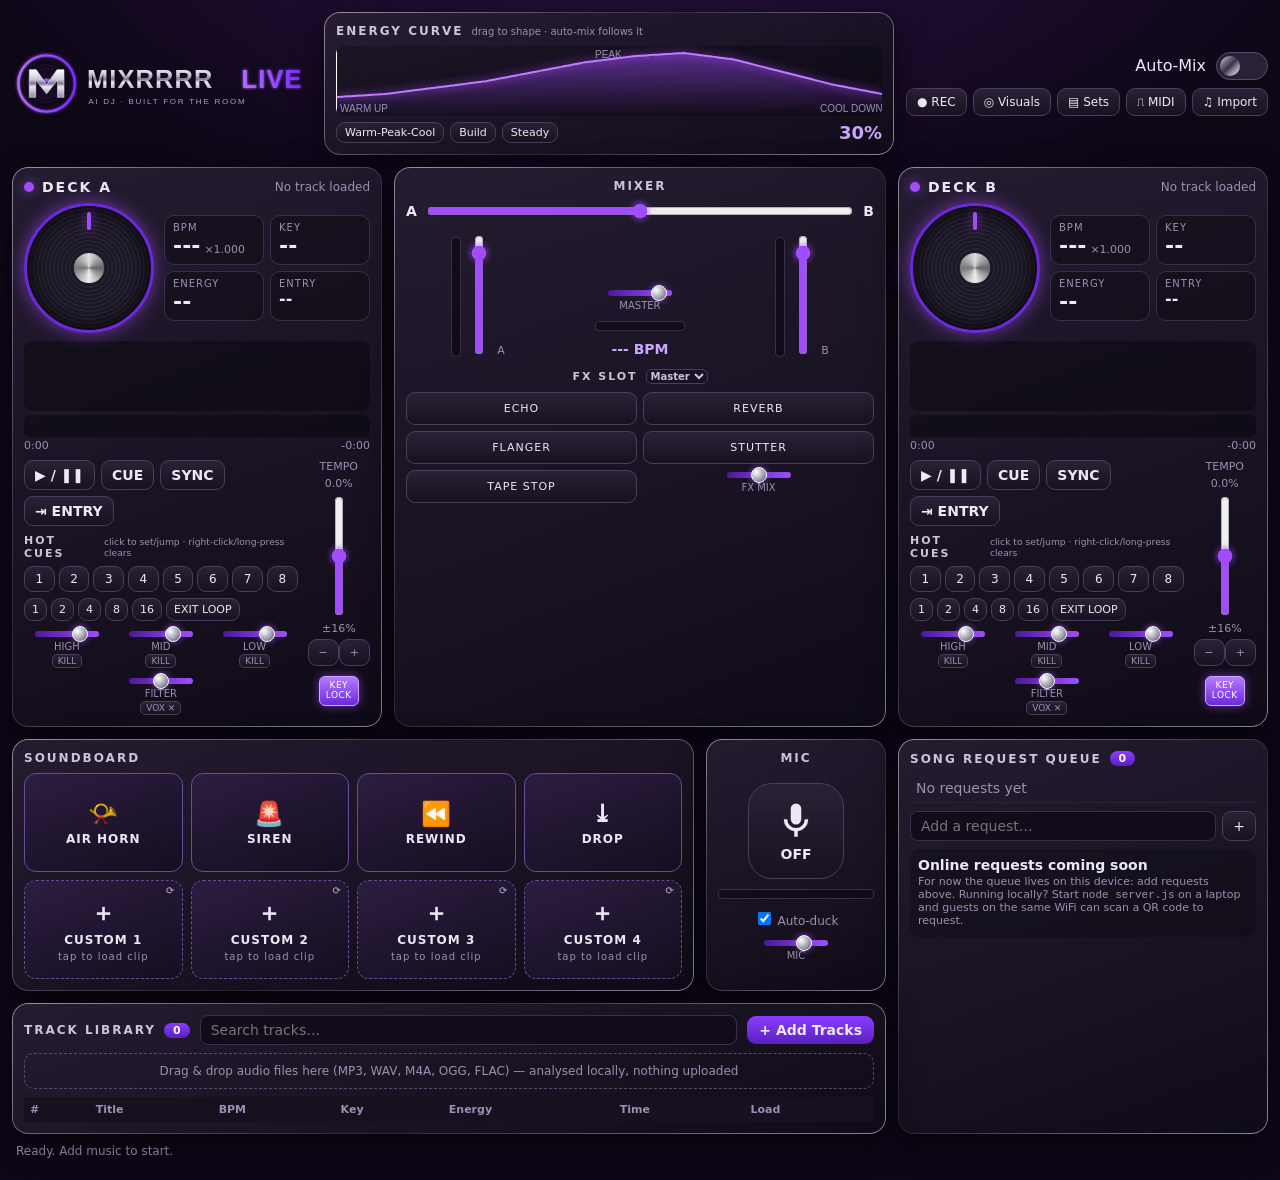
<file: index.html>
<!doctype html>
<html lang="en"><head>
<meta charset="utf-8"><meta name="viewport" content="width=device-width,initial-scale=1,viewport-fit=cover">
<title>Mixrrrr Live – AI DJ</title><meta name="theme-color" content="#0d0716">
<link rel="manifest" href="manifest.webmanifest"><link rel="icon" href="icons/icon.svg"><link rel="stylesheet" href="style.css">
</head><body>
<div id="app">
<header class="top">
  <img src="logo.svg" class="logo" alt="Mixrrrr Live">
  <section class="panel energy"><div class="ptitle">Energy Curve <small>drag to shape · auto-mix follows it</small></div>
    <canvas id="energyCanvas" height="70"></canvas>
    <div class="energy-presets"><button data-curve="classic">Warm‑Peak‑Cool</button><button data-curve="build">Build</button><button data-curve="flat">Steady</button><span id="energyNow">–</span></div></section>
  <div class="top-right">
    <label class="toggle">Auto‑Mix <input type="checkbox" id="autoMix"><span></span></label>
    <div class="tools">
      <button id="btnRec" title="Record set">● REC</button>
      <button id="btnVisuals" title="Visuals">◎ Visuals</button>
      <button id="btnSets" title="Saved sets & presets">▤ Sets</button>
      <button id="btnMidi" title="MIDI controller">⎍ MIDI</button>
      <button id="btnSpotify" title="Import playlist">♫ Import</button>
    </div>
  </div>
</header>
<main class="grid">
  <section class="panel deck" id="deckA"></section>
  <section class="panel mixer">
    <div class="ptitle c">Mixer</div>
    <div class="xf"><span>A</span><input type="range" id="xfader" min="-1" max="1" step="0.01" value="0" class="h"><span>B</span></div>
    <div class="mixrow">
      <div class="vol"><div class="meter" id="meterA"><i></i></div><input type="range" orient="vertical" class="v" id="volA" min="0" max="1" step="0.01" value="0.9"><span>A</span></div>
      <div class="mastercol"><div class="knobwrap"><input type="range" class="knob" id="master" min="0" max="1" step="0.01" value="0.9"><label>MASTER</label></div><div class="meter wide" id="meterM"><i></i></div><div class="bpmMaster" id="masterBpm">--- BPM</div></div>
      <div class="vol"><div class="meter" id="meterB"><i></i></div><input type="range" orient="vertical" class="v" id="volB" min="0" max="1" step="0.01" value="0.9"><span>B</span></div>
    </div>
    <div class="fx"><div class="ptitle c sm">FX Slot <select id="fxTarget"><option value="master">Master</option><option value="A">Deck A</option><option value="B">Deck B</option></select></div>
      <div class="fxgrid">
        <button class="fxb" data-fx="echo">Echo</button><button class="fxb" data-fx="reverb">Reverb</button>
        <button class="fxb" data-fx="flanger">Flanger</button><button class="fxb" data-fx="stutter">Stutter</button>
        <button class="fxb" data-fx="tapestop">Tape Stop</button><div class="knobwrap sm"><input type="range" class="knob" id="fxMix" min="0" max="1" step="0.01" value="0.5"><label>FX MIX</label></div>
      </div></div>
  </section>
  <section class="panel deck" id="deckB"></section>

  <section class="panel soundboard"><div class="ptitle">Soundboard</div>
    <div class="pads" id="pads"></div></section>
  <section class="panel mic"><div class="ptitle c">Mic</div>
    <button id="micBtn" class="micbtn"><svg viewBox="0 0 24 24"><path d="M12 14a3 3 0 0 0 3-3V5a3 3 0 0 0-6 0v6a3 3 0 0 0 3 3zm5-3a5 5 0 0 1-10 0H5a7 7 0 0 0 6 6.9V21h2v-3.1A7 7 0 0 0 19 11z" fill="currentColor"/></svg><span id="micState">OFF</span></button>
    <div class="meter wide" id="meterMic"><i></i></div>
    <label class="chk"><input type="checkbox" id="duckOn" checked> Auto‑duck</label>
    <div class="knobwrap sm"><input type="range" class="knob" id="micVol" min="0" max="1.5" step="0.01" value="1"><label>MIC</label></div>
  </section>
  <section class="panel requests"><div class="ptitle">Song Request Queue <span class="pill" id="reqCount">0</span></div>
    <ul id="reqList"></ul>
    <form id="reqForm"><input id="reqInput" placeholder="Add a request…"><button>+</button></form>
    <div class="qrrow noqr"><canvas id="qr" width="96" height="96" hidden></canvas><div><b id="qrTitle">Online requests coming soon</b><p id="qrText">For now the queue lives on this device.</p></div></div>
  </section>

  <section class="panel library">
    <div class="libhead"><div class="ptitle">Track Library <span id="libCount" class="pill">0</span></div>
      <input id="search" placeholder="Search tracks…">
      <label class="addbtn">+ Add Tracks<input type="file" id="fileIn" accept="audio/*" multiple hidden></label></div>
    <div class="drop" id="drop">Drag &amp; drop audio files here (MP3, WAV, M4A, OGG, FLAC) — analysed locally, nothing uploaded</div>
    <div class="tablewrap"><table><thead><tr><th>#</th><th>Title</th><th>BPM</th><th>Key</th><th>Energy</th><th>Time</th><th>Load</th></tr></thead><tbody id="libBody"></tbody></table></div>
  </section>
</main>
<footer id="status">Ready. Add music to start.</footer>
</div>

<div id="visuals" hidden><canvas id="visCanvas"></canvas><button id="visClose">✕</button><img src="logo.svg" class="vislogo" alt=""></div>
<dialog id="dlg"><form method="dialog"><div id="dlgBody"></div><menu><button value="close">Close</button></menu></form></dialog>
<script src="config.js"></script><script src="qrcode.js"></script><script src="analysis.js"></script><script src="app.js"></script>
</body></html>
</file>
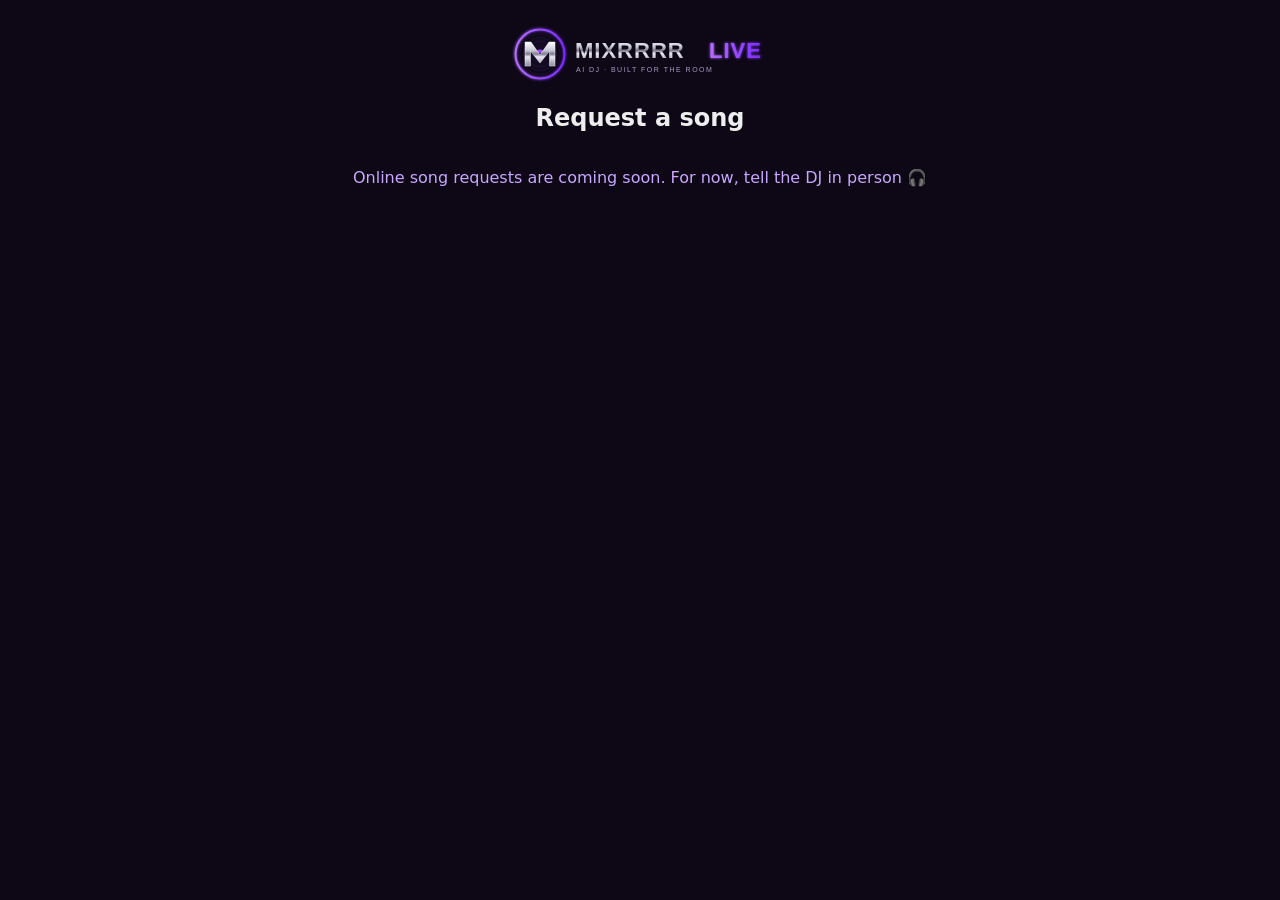
<file: request.html>
<!doctype html><html><head><meta charset="utf-8"><meta name="viewport" content="width=device-width,initial-scale=1"><title>Request a song · Mixrrrr Live</title><link rel="icon" href="icons/icon.svg">
<style>body{margin:0;font-family:system-ui,sans-serif;background:#0d0716;color:#eee;display:flex;flex-direction:column;align-items:center;padding:24px}img{width:260px;max-width:90%}
input,button{font-size:18px;padding:12px;border-radius:12px;border:1px solid #6b4a9a;background:#1a1028;color:#fff;width:100%;box-sizing:border-box;margin:6px 0}button{background:linear-gradient(#a45cff,#6d28d9);font-weight:700}form{width:100%;max-width:420px}#m{color:#c9a7ff;min-height:24px}li{padding:6px 0}</style></head>
<body><img src="logo.svg" alt="Mixrrrr Live"><h2>Request a song</h2><form id="f"><input id="t" placeholder="Artist – Song" required maxlength="120"><input id="b" placeholder="Your name (optional)" maxlength="40"><button>Send request</button></form><p id="m"></p><ol id="l"></ol>
<script>
const SERVER=!!document.querySelector('meta[name="mixrrrr-server"]');// injected by server.js
if(!SERVER){f.hidden=true;m.textContent='Online song requests are coming soon. For now, tell the DJ in person 🎧';}
async function load(){try{const r=await fetch('api/requests');const j=await r.json();l.innerHTML='';j.sort((a,b)=>b.votes-a.votes).forEach(x=>{const li=document.createElement('li');li.textContent=x.title+'  ▲'+x.votes;l.appendChild(li)})}catch(e){m.textContent='Request server not running – ask the DJ.'}}
f.onsubmit=async e=>{e.preventDefault();try{const r=await fetch('api/requests',{method:'POST',headers:{'Content-Type':'application/json'},body:JSON.stringify({title:t.value,by:b.value})});m.textContent=r.ok?'Sent! 🎶':'Could not send';t.value='';load()}catch(e){m.textContent='Request server not running.'}};if(SERVER){load();setInterval(load,5000)}
</script></body></html>
</file>
<file: style.css>
:root{--bg:#0d0716;--panel:rgba(24,18,34,.82);--panel2:#16101f;--silver:#c9c6d6;--edge:linear-gradient(135deg,#e8e6f0 0%,#6e6a7c 30%,#3a3446 50%,#8e8a9c 70%,#f0eef8 100%);--neon:#a14dff;--neon2:#7b2cff;--glow:0 0 12px rgba(161,77,255,.65);--txt:#ece8f6;--mute:#9b90b3}
*{box-sizing:border-box}html,body{margin:0;background:var(--bg);color:var(--txt);font-family:"Segoe UI",Inter,system-ui,sans-serif;font-size:14px}
body{background:radial-gradient(1200px 600px at 50% -10%,#2a1046 0%,transparent 60%),var(--bg);min-height:100vh}
button,select,input{font:inherit;color:inherit}
button{background:linear-gradient(#2a2136,#18121f);border:1px solid #4a3d5e;border-radius:9px;padding:6px 10px;cursor:pointer;transition:.15s}
button:hover{border-color:var(--neon);box-shadow:var(--glow)}button.on{background:linear-gradient(#8b3dff,#5b1fc0);border-color:#d0a8ff;box-shadow:var(--glow);color:#fff}
#app{max-width:1500px;margin:0 auto;padding:12px}
.panel{position:relative;background:linear-gradient(160deg,rgba(40,32,52,.85),rgba(16,11,24,.9));border-radius:16px;padding:12px;box-shadow:inset 0 1px 0 rgba(255,255,255,.08),0 10px 30px rgba(0,0,0,.5)}
.panel::before{content:"";position:absolute;inset:0;border-radius:16px;padding:1px;background:var(--edge);-webkit-mask:linear-gradient(#000 0 0) content-box,linear-gradient(#000 0 0);-webkit-mask-composite:xor;mask-composite:exclude;opacity:.55;pointer-events:none}
.ptitle{font-size:12px;letter-spacing:2px;text-transform:uppercase;color:var(--silver);margin-bottom:8px;display:flex;align-items:center;gap:8px;font-weight:600}
.ptitle small{letter-spacing:0;text-transform:none;color:var(--mute);font-weight:400}.ptitle.c{justify-content:center}.ptitle.sm{font-size:11px}
.pill{background:linear-gradient(#8b3dff,#5b1fc0);border-radius:20px;padding:1px 9px;font-size:11px;color:#fff;letter-spacing:0}
.top{display:grid;grid-template-columns:300px 1fr auto;gap:12px;align-items:center;margin-bottom:12px}
.logo{width:100%;max-width:300px}
.energy canvas{width:100%;height:70px;display:block;cursor:crosshair;border-radius:8px;background:rgba(0,0,0,.25)}
.energy-presets{display:flex;gap:6px;margin-top:6px;align-items:center;flex-wrap:wrap}.energy-presets button{font-size:11px;padding:3px 8px}#energyNow{margin-left:auto;color:#c9a7ff;font-weight:700;font-size:18px}
.top-right{display:flex;flex-direction:column;gap:8px;align-items:flex-end}
.tools{display:flex;gap:6px;flex-wrap:wrap;justify-content:flex-end}.tools button{font-size:12px}
#btnRec.on{background:linear-gradient(#ff3d7f,#b0124a);border-color:#ffb3cc}
.toggle{display:flex;gap:10px;align-items:center;font-size:16px;cursor:pointer}.toggle input{display:none}
.toggle span{width:52px;height:28px;border-radius:20px;background:#2a2136;border:1px solid #5a4a70;position:relative;transition:.2s}
.toggle span::after{content:"";position:absolute;top:3px;left:3px;width:20px;height:20px;border-radius:50%;background:var(--edge);transition:.2s}
.toggle input:checked+span{background:linear-gradient(#a14dff,#6d28d9);box-shadow:var(--glow)}.toggle input:checked+span::after{left:27px;background:#fff}
.grid{display:grid;grid-template-columns:1fr minmax(240px,300px) 1fr;grid-template-areas:"a m b" "s s mic" "s s req" "lib lib req";gap:12px}
#deckA{grid-area:a}#deckB{grid-area:b}.mixer{grid-area:m}.soundboard{grid-area:s}.mic{grid-area:mic}.requests{grid-area:req}.library{grid-area:lib}
@media(min-width:1100px){.grid{grid-template-columns:1fr minmax(240px,300px) 180px 1fr;grid-template-areas:"a m m b" "s s mic req" "lib lib lib req"}}
/* deck */
.deck .dhead{display:flex;align-items:center;gap:8px}.deck .dot{width:10px;height:10px;border-radius:50%;background:var(--neon);box-shadow:var(--glow)}
.deck .dname{font-weight:700;letter-spacing:2px}.deck .ttl{flex:1;overflow:hidden;white-space:nowrap;text-overflow:ellipsis;color:var(--mute);font-size:12px;text-align:right}
.deck .body{display:grid;grid-template-columns:auto 1fr;gap:10px;align-items:center;margin:8px 0}
.platter{width:130px;height:130px;border-radius:50%;background:repeating-radial-gradient(circle,#1b1724 0 2px,#262131 2px 4px);border:3px solid #6d28d9;box-shadow:0 0 18px rgba(161,77,255,.6),inset 0 0 20px #000;position:relative}
.platter::after{content:"";position:absolute;inset:38%;border-radius:50%;background:conic-gradient(#ddd,#666,#eee,#777,#ddd)}
.platter .mark{position:absolute;top:6px;left:50%;width:4px;height:18px;margin-left:-2px;background:var(--neon);border-radius:2px;box-shadow:var(--glow)}
.stats{display:grid;grid-template-columns:1fr 1fr;gap:6px}.stat{background:rgba(0,0,0,.3);border:1px solid #3a2f4a;border-radius:10px;padding:6px 8px}
.stat label{font-size:10px;color:var(--mute);letter-spacing:1px;display:block}.stat b{font-size:22px}.stat small{color:var(--mute);font-size:11px;margin-left:4px}
canvas.wave{width:100%;height:70px;display:block;background:rgba(0,0,0,.35);border-radius:8px;cursor:pointer}canvas.over{width:100%;height:22px;display:block;margin-top:4px;border-radius:6px;background:rgba(0,0,0,.35);cursor:pointer}
.time{display:flex;justify-content:space-between;font-size:11px;color:var(--mute);margin-top:2px}
.ctrls{display:grid;grid-template-columns:1fr auto;gap:10px;margin-top:8px}
.trans{display:flex;gap:6px;flex-wrap:wrap}.trans button{min-width:52px;font-weight:700}
.cues{display:grid;grid-template-columns:repeat(8,1fr);gap:4px;margin-top:6px}.cues button{padding:5px 0;font-size:12px}.cues button.set{background:linear-gradient(#7b2cff,#4b1a99);color:#fff}
.loops{display:flex;gap:4px;margin-top:6px;flex-wrap:wrap}.loops button{font-size:11px;padding:4px 7px}
.knobs{display:flex;gap:8px;justify-content:space-around;margin-top:8px;flex-wrap:wrap}
.knobwrap{display:flex;flex-direction:column;align-items:center;font-size:10px;color:var(--mute);gap:2px}
input.knob{-webkit-appearance:none;appearance:none;width:64px;height:6px;background:linear-gradient(90deg,#4b1a99,#a14dff);border-radius:4px}
input[type=range]::-webkit-slider-thumb{-webkit-appearance:none;width:16px;height:16px;border-radius:50%;background:radial-gradient(circle at 30% 30%,#fff,#9a96a8 60%,#4a4656);border:1px solid #fff;box-shadow:0 0 6px rgba(161,77,255,.8)}
input[type=range]{accent-color:var(--neon)}
.knobwrap .kill{font-size:9px;padding:1px 5px;border-radius:5px}
.tempo{display:flex;flex-direction:column;align-items:center;gap:4px;font-size:11px;color:var(--mute)}
input.v{writing-mode:vertical-lr;direction:rtl;width:24px;height:120px;-webkit-appearance:slider-vertical}
/* mixer */
.xf{display:flex;align-items:center;gap:8px;font-weight:700}.xf input{flex:1}
.mixrow{display:flex;justify-content:space-around;align-items:flex-end;margin:12px 0}.vol{display:flex;align-items:flex-end;gap:4px;flex-direction:row}.vol span{font-size:11px;color:var(--mute)}
.meter{width:10px;height:120px;background:#120c1a;border:1px solid #3a2f4a;border-radius:4px;position:relative;overflow:hidden}.meter i{position:absolute;left:0;right:0;bottom:0;height:0;background:linear-gradient(0deg,#6d28d9,#a14dff 60%,#ff5ce1);transition:height .05s}
.meter.wide{width:100%;height:10px}.meter.wide i{top:0;bottom:0;height:auto;width:0;background:linear-gradient(90deg,#6d28d9,#a14dff 70%,#ff5ce1)}
.mastercol{display:flex;flex-direction:column;align-items:center;gap:10px;width:90px}.bpmMaster{font-weight:700;color:#c9a7ff}
.fxgrid{display:grid;grid-template-columns:1fr 1fr;gap:6px}.fxb{text-transform:uppercase;font-size:11px;letter-spacing:1px;padding:9px 4px}
.fx select{background:#1a1028;border:1px solid #4a3d5e;border-radius:6px;font-size:10px}
/* soundboard */
.pads{display:grid;grid-template-columns:repeat(4,1fr);gap:8px}
.pad{aspect-ratio:1.6;display:flex;flex-direction:column;align-items:center;justify-content:center;gap:4px;font-weight:700;letter-spacing:1px;font-size:12px;border-radius:12px;background:linear-gradient(160deg,#2b1d40,#150e20);border:1px solid #6b4a9a;position:relative}
.pad .ic{font-size:24px}.pad.hit{background:linear-gradient(#a14dff,#5b1fc0);box-shadow:0 0 22px rgba(161,77,255,.9)}.pad.custom{border-style:dashed}.pad small{font-weight:400;color:var(--mute);font-size:10px;max-width:90%;overflow:hidden;white-space:nowrap;text-overflow:ellipsis}
.pad .load{position:absolute;top:4px;right:6px;font-size:10px;color:var(--mute);cursor:pointer}
/* mic */
.mic{display:flex;flex-direction:column;align-items:center;gap:10px}.micbtn{width:96px;height:96px;border-radius:24px;display:flex;flex-direction:column;align-items:center;justify-content:center;gap:4px;font-weight:700}
.micbtn svg{width:42px;height:42px}.micbtn.on{background:linear-gradient(#a14dff,#5b1fc0);box-shadow:0 0 22px rgba(161,77,255,.9)}.chk{font-size:12px;color:var(--mute)}
/* requests */
#reqList{list-style:none;padding:0;margin:0;max-height:200px;overflow:auto}#reqList li{display:flex;gap:8px;align-items:center;padding:6px;border-bottom:1px solid #2a2136}
#reqList li span{flex:1}#reqList li b{color:#c9a7ff}#reqList li button{padding:2px 7px;font-size:11px}
#reqForm{display:flex;gap:6px;margin:8px 0}#reqForm input,#search{flex:1;background:#120c1a;border:1px solid #3a2f4a;border-radius:8px;padding:6px 10px}
.qrrow{display:flex;gap:10px;align-items:center;background:rgba(0,0,0,.25);border-radius:10px;padding:8px}.qrrow canvas{background:#fff;border-radius:6px;flex:none}.qrrow p{margin:2px 0;font-size:11px;color:var(--mute);word-break:break-all}
/* library */
.libhead{display:flex;gap:10px;align-items:center;flex-wrap:wrap}.libhead .ptitle{margin:0}
.addbtn{background:linear-gradient(#8b3dff,#5b1fc0);border-radius:9px;padding:6px 12px;cursor:pointer;font-weight:600;white-space:nowrap}
.drop{border:1.5px dashed #5a4a70;border-radius:10px;padding:10px;text-align:center;color:var(--mute);margin:8px 0;font-size:12px}.drop.over{border-color:var(--neon);background:rgba(161,77,255,.1)}
.tablewrap{max-height:260px;overflow:auto}table{width:100%;border-collapse:collapse;font-size:13px}th{text-align:left;color:var(--mute);font-size:11px;font-weight:600;position:sticky;top:0;background:#16101f;padding:6px}
td{padding:6px;border-top:1px solid #241b30}tr:hover td{background:rgba(161,77,255,.08)}td.t{max-width:260px;overflow:hidden;white-space:nowrap;text-overflow:ellipsis}td button{padding:2px 8px;font-size:11px;margin-right:3px}
tr.playing td{color:#d9b8ff}.ebar{display:inline-block;height:8px;border-radius:4px;background:linear-gradient(90deg,#6d28d9,#ff5ce1);vertical-align:middle}
.match{color:#7dffb0}.miss{color:#ff7d9c}
footer{color:var(--mute);font-size:12px;padding:10px 4px}
#visuals{position:fixed;inset:0;background:#000;z-index:50}#visuals canvas{width:100%;height:100%;display:block}#visClose{position:absolute;top:12px;right:12px}.vislogo{position:absolute;left:50%;top:50%;width:40vmin;transform:translate(-50%,-50%);opacity:.9;pointer-events:none}
dialog{background:#16101f;color:var(--txt);border:1px solid #6b4a9a;border-radius:14px;max-width:min(640px,94vw);width:100%}dialog::backdrop{background:rgba(5,0,12,.7)}
dialog textarea{width:100%;min-height:140px;background:#0d0716;border:1px solid #3a2f4a;border-radius:8px;color:inherit;padding:8px}dialog menu{display:flex;justify-content:flex-end;padding:0;margin:10px 0 0}
dialog ul{padding-left:18px;max-height:300px;overflow:auto}
/* responsive */
@media(max-width:900px){.top{grid-template-columns:1fr;justify-items:center}.top-right{align-items:center}
 .grid{grid-template-columns:1fr 1fr;grid-template-areas:"a b" "m m" "s s" "mic req" "lib lib"}}
@media(max-width:640px){#app{padding:8px}.grid{grid-template-columns:1fr;grid-template-areas:"a" "m" "b" "s" "mic" "req" "lib"}
 .platter{width:96px;height:96px}.pads{grid-template-columns:repeat(4,1fr)}.pad{font-size:10px}.pad .ic{font-size:18px}td.hide,th.hide{display:none}.stat b{font-size:18px}}
.tempo .klock{margin-top:6px;font-size:9px;line-height:1.1;padding:4px 6px;border-radius:6px;letter-spacing:.5px}
.tempo .klock.on{background:linear-gradient(#b57bff,#6d28d9);color:#fff;border-color:#c9a7ff;box-shadow:0 0 10px rgba(161,77,255,.6)}
.tempo .klock:disabled{opacity:.35;cursor:not-allowed}
.qrrow.noqr{display:block}.qrrow.noqr p{word-break:normal}.qrrow canvas[hidden]{display:none}
</file>
